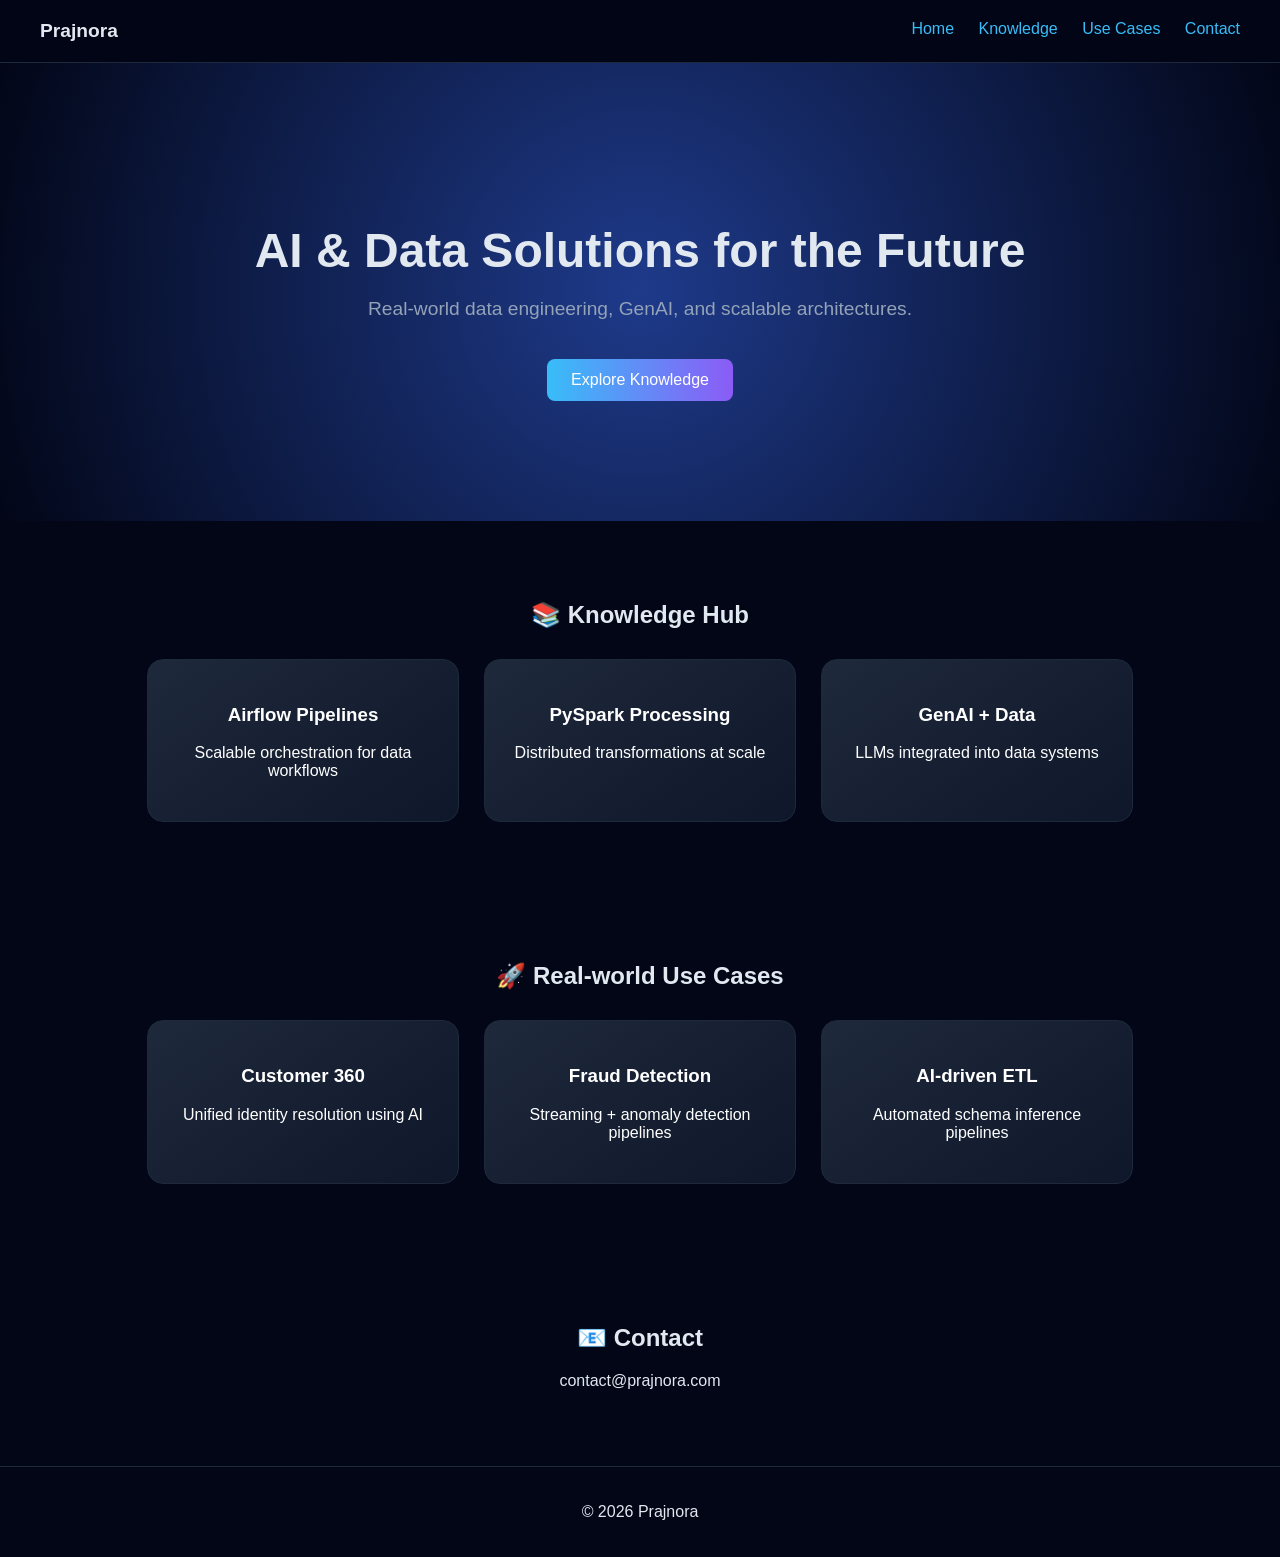
<file: index.html>
<!DOCTYPE html>
<html lang="en">
<head>
  <meta charset="UTF-8">
  <meta name="viewport" content="width=device-width, initial-scale=1.0">
  <title>Prajnora | AI & Data Solutions</title>
  <link rel="stylesheet" href="styles.css">
</head>

<body>

<header class="navbar">
  <div class="logo">Prajnora</div>
  <nav>
    <a href="#">Home</a>
    <a href="#knowledge">Knowledge</a>
    <a href="#usecases">Use Cases</a>
    <a href="#contact">Contact</a>
  </nav>
</header>

<section class="hero">
  <h1>AI & Data Solutions for the Future</h1>
  <p>Real-world data engineering, GenAI, and scalable architectures.</p>
  <a href="#knowledge" class="cta">Explore Knowledge</a>
</section>

<section id="knowledge" class="section">
  <h2>📚 Knowledge Hub</h2>

  <div class="grid">

    <a href="blogs/airflow.html" class="card">
      <h3>Airflow Pipelines</h3>
      <p>Scalable orchestration for data workflows</p>
    </a>

    <a href="blogs/pyspark.html" class="card">
      <h3>PySpark Processing</h3>
      <p>Distributed transformations at scale</p>
    </a>

    <a href="blogs/genai.html" class="card">
      <h3>GenAI + Data</h3>
      <p>LLMs integrated into data systems</p>
    </a>

  </div>
</section>

<section id="usecases" class="section dark">
  <h2>🚀 Real-world Use Cases</h2>

  <div class="grid">

    <div class="card">
      <h3>Customer 360</h3>
      <p>Unified identity resolution using AI</p>
    </div>

    <div class="card">
      <h3>Fraud Detection</h3>
      <p>Streaming + anomaly detection pipelines</p>
    </div>

    <div class="card">
      <h3>AI-driven ETL</h3>
      <p>Automated schema inference pipelines</p>
    </div>

  </div>
</section>

<section id="contact" class="section">
  <h2>📧 Contact</h2>
  <p>contact@prajnora.com</p>
</section>

<footer>
  <p>© 2026 Prajnora</p>
</footer>

</body>
</html>
</file>
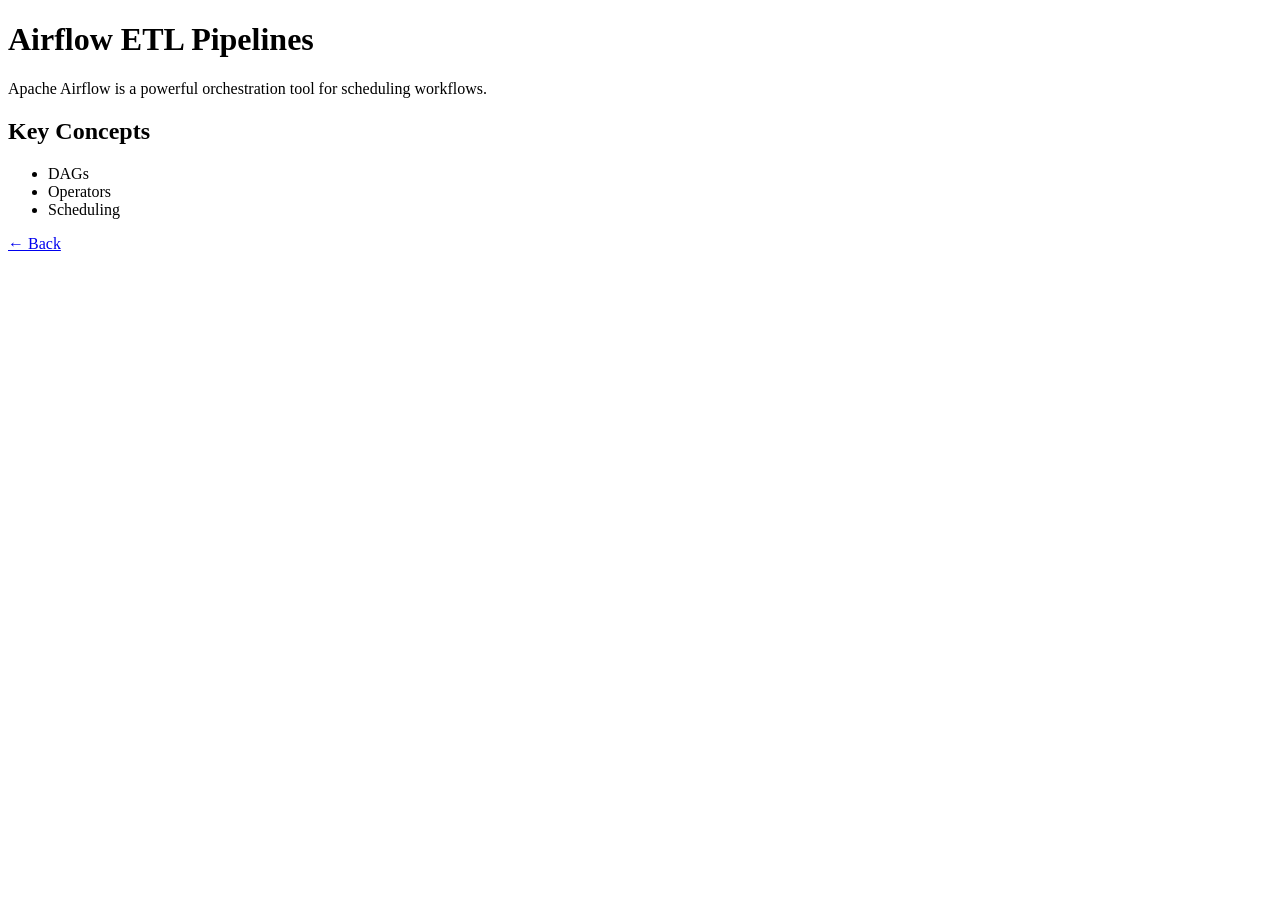
<file: blogs/airflow.html>
<!DOCTYPE html>
<html>
<head>
  <title>Airflow Pipelines</title>
  <link rel="../styles.css">
</head>
<body>

<h1>Airflow ETL Pipelines</h1>

<p>Apache Airflow is a powerful orchestration tool for scheduling workflows.</p>

<h2>Key Concepts</h2>
<ul>
  <li>DAGs</li>
  <li>Operators</li>
  <li>Scheduling</li>
</ul>

<a href="../index.html">← Back</a>

</body>
</html>
</file>
<file: styles.css>
body {
  margin: 0;
  font-family: 'Inter', sans-serif;
  background: #020617;
  color: #e2e8f0;
}

/* NAVBAR */
.navbar {
  position: sticky;
  top: 0;
  display: flex;
  justify-content: space-between;
  padding: 20px 40px;
  background: rgba(2,6,23,0.9);
  backdrop-filter: blur(10px);
  border-bottom: 1px solid #1e293b;
}

.logo {
  font-weight: bold;
  font-size: 1.2rem;
}

.navbar a {
  margin-left: 20px;
  color: #38bdf8;
  text-decoration: none;
}

/* HERO */
.hero {
  text-align: center;
  padding: 120px 20px;
  background: radial-gradient(circle at center, #1e3a8a, #020617);
}

.hero h1 {
  font-size: 3rem;
  margin-bottom: 20px;
}

.hero p {
  font-size: 1.2rem;
  color: #94a3b8;
}

.cta {
  display: inline-block;
  margin-top: 20px;
  padding: 12px 24px;
  background: linear-gradient(90deg, #38bdf8, #8b5cf6);
  border-radius: 8px;
  color: white;
  text-decoration: none;
}

/* SECTIONS */
.section {
  padding: 60px 20px;
  text-align: center;
}

.dark {
  background: #020617;
}

/* GRID */
.grid {
  display: flex;
  gap: 25px;
  justify-content: center;
  flex-wrap: wrap;
  margin-top: 30px;
}

/* CARDS */
.card {
  background: linear-gradient(145deg, #1e293b, #0f172a);
  padding: 25px;
  width: 260px;
  border-radius: 16px;
  text-decoration: none;
  color: white;
  transition: 0.3s;
  border: 1px solid #1e293b;
}

.card:hover {
  transform: translateY(-8px);
  box-shadow: 0 10px 30px rgba(56,189,248,0.2);
}

/* FOOTER */
footer {
  text-align: center;
  padding: 20px;
  background: #020617;
  border-top: 1px solid #1e293b;
}
</file>
